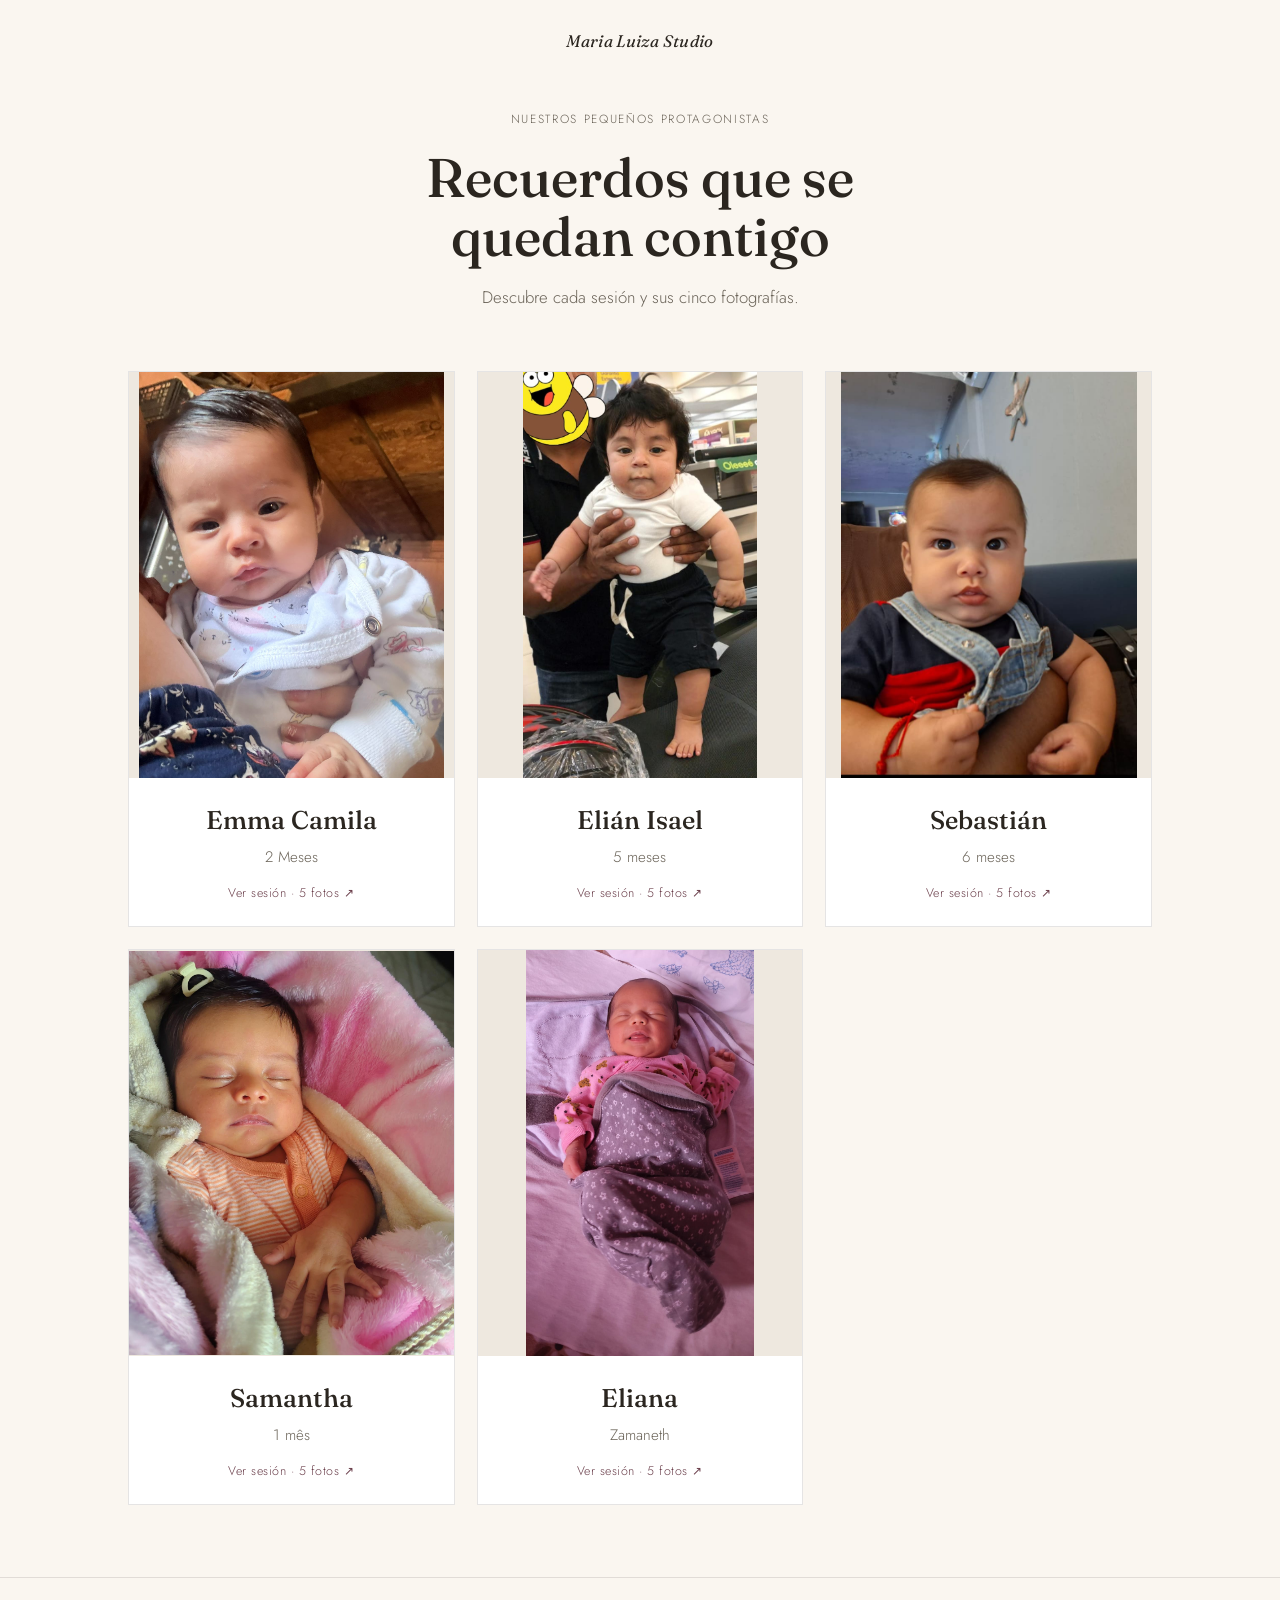
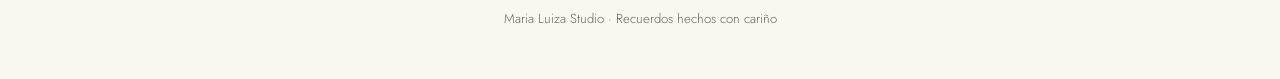
<file: index.html>
<!doctype html><html lang="es-MX"><head><meta charset="utf-8"><meta name="viewport" content="width=device-width,initial-scale=1"><title>Nuestras sesiones · Maria Luiza Studio</title><link rel="stylesheet" href="https://fonts.googleapis.com/css2?family=Fraunces:ital,wght@0,400;0,500;1,400&amp;family=Jost:wght@300;400;500&amp;display=swap"><link rel="stylesheet" href="css/style.css"><link rel="stylesheet" href="css/albuns.css"><script src="js/galeria.js" defer></script></head><body><header class="site-header wrap"><a class="brand" href="index.html">Maria Luiza Studio</a></header><main class="wrap"><section class="hero"><div class="eyebrow">NUESTROS PEQUEÑOS PROTAGONISTAS</div><h1>Recuerdos que se quedan contigo</h1><p>Descubre cada sesión y sus cinco fotografías.</p></section><div class="grid-3"><a class="theme-card has-img album-card" href="albuns/7f2da8e7194a4fa0985b66f7730ca236.html"><div class="album-cover"><img src="img/e314ecf0505045f485f4176a7873674d/capa.jpg" alt="Emma Camila" loading="lazy" decoding="async"></div><div class="theme-body"><h2>Emma Camila</h2><p>2 Meses</p><span class="view">Ver sesión · 5 fotos ↗</span></div></a><a class="theme-card has-img album-card" href="albuns/f756b97823534b418d8941df5a301c5c.html"><div class="album-cover"><img src="img/09dba6c90890426790b0f0b37a8f4ac3/capa.jpg" alt="Elián Isael" loading="lazy" decoding="async"></div><div class="theme-body"><h2>Elián Isael</h2><p>5 meses</p><span class="view">Ver sesión · 5 fotos ↗</span></div></a><a class="theme-card has-img album-card" href="albuns/521ef46cb7f748b5ba29f7e2e5f93ca0.html"><div class="album-cover"><img src="img/5187faa8fc2244afbaf9af9560975fa0/capa.jpg" alt="Sebastián" loading="lazy" decoding="async"></div><div class="theme-body"><h2>Sebastián</h2><p>6 meses</p><span class="view">Ver sesión · 5 fotos ↗</span></div></a><a class="theme-card has-img album-card" href="albuns/5c3fd8c7bb5a4463acbc1cb82303f2d9.html"><div class="album-cover"><img src="img/391c5bed2604488586edfa41ce2079a6/capa.jpg" alt="Samantha" loading="lazy" decoding="async"></div><div class="theme-body"><h2>Samantha</h2><p>1 mês</p><span class="view">Ver sesión · 5 fotos ↗</span></div></a><a class="theme-card has-img album-card" href="albuns/9d56c249c7fa4341b30390dea709aabb.html"><div class="album-cover"><img src="img/04ef75cfc3954a64898a1d939e27794a/capa.jpg" alt="Eliana" loading="lazy" decoding="async"></div><div class="theme-body"><h2>Eliana</h2><p>Zamaneth</p><span class="view">Ver sesión · 5 fotos ↗</span></div></a></div></main><footer>Maria Luiza Studio · Recuerdos hechos con cariño</footer><dialog aria-label="Foto ampliada"><button class="close" aria-label="Cerrar">×</button><button class="prev" aria-label="Foto anterior">‹</button><div class="stage"><p class="status" role="status">Cargando foto…</p><img class="original" alt=""><p class="count" aria-live="polite"></p></div><button class="next" aria-label="Foto siguiente">›</button></dialog></body></html>
</file>
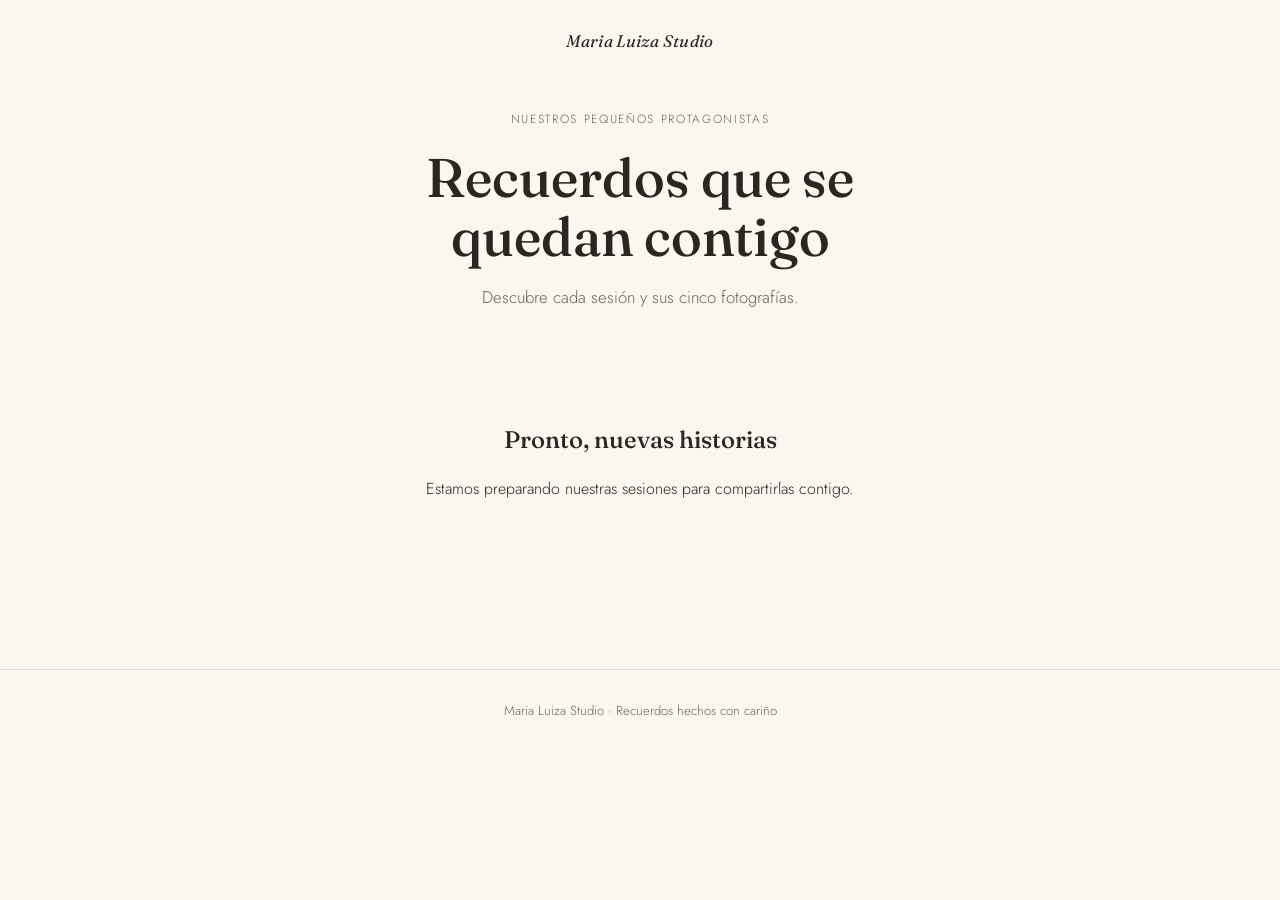
<file: provas-sociais/index.html>
<!doctype html><html lang="es-MX"><head><meta charset="utf-8"><meta name="viewport" content="width=device-width,initial-scale=1"><title>Nuestras sesiones · Maria Luiza Studio</title><link rel="stylesheet" href="https://fonts.googleapis.com/css2?family=Fraunces:ital,wght@0,400;0,500;1,400&amp;family=Jost:wght@300;400;500&amp;display=swap"><link rel="stylesheet" href="css/style.css"><link rel="stylesheet" href="css/albuns.css"><script src="js/galeria.js" defer></script></head><body><header class="site-header wrap"><a class="brand" href="index.html">Maria Luiza Studio</a></header><main class="wrap"><section class="hero"><div class="eyebrow">NUESTROS PEQUEÑOS PROTAGONISTAS</div><h1>Recuerdos que se quedan contigo</h1><p>Descubre cada sesión y sus cinco fotografías.</p></section><div class="grid-3"><div class="empty"><h2>Pronto, nuevas historias</h2><p>Estamos preparando nuestras sesiones para compartirlas contigo.</p></div></div></main><footer>Maria Luiza Studio · Recuerdos hechos con cariño</footer><dialog aria-label="Foto ampliada"><button class="close" aria-label="Cerrar">×</button><button class="prev" aria-label="Foto anterior">‹</button><div class="stage"><p class="status" role="status">Cargando foto…</p><img class="original" alt=""><p class="count" aria-live="polite"></p></div><button class="next" aria-label="Foto siguiente">›</button></dialog></body></html>
</file>
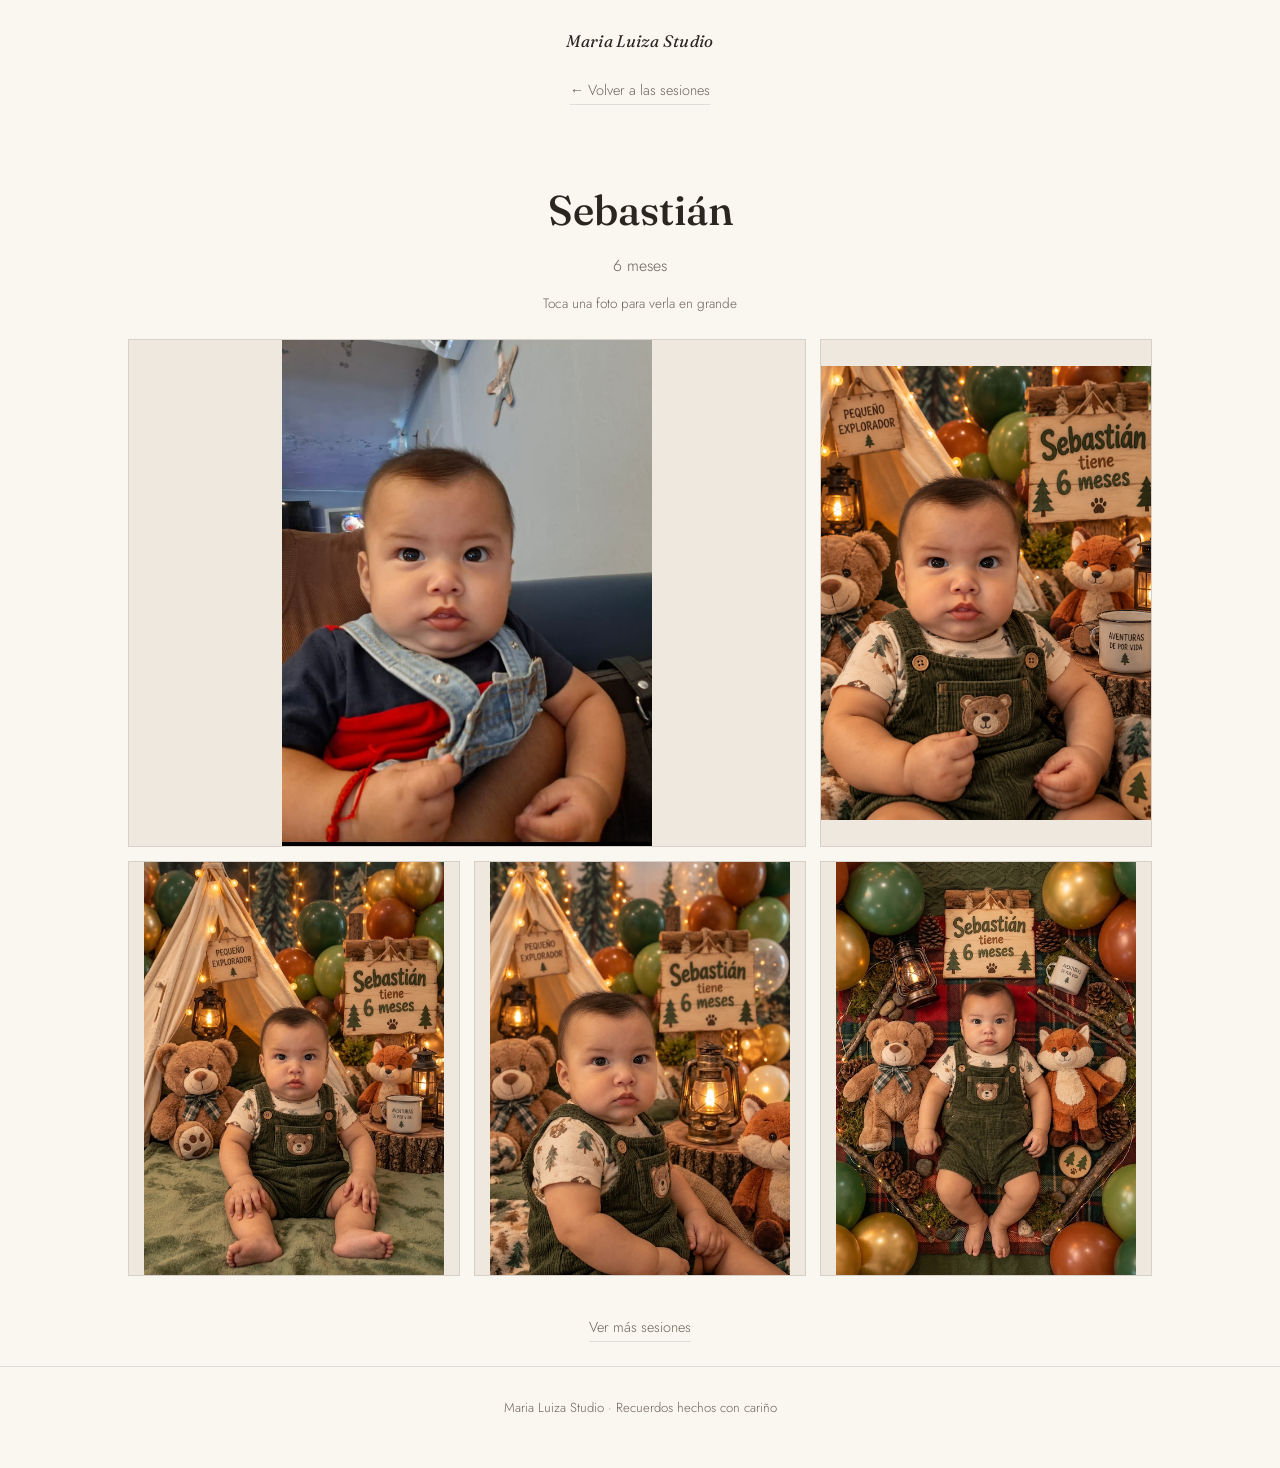
<file: albuns/521ef46cb7f748b5ba29f7e2e5f93ca0.html>
<!doctype html><html lang="es-MX"><head><meta charset="utf-8"><meta name="viewport" content="width=device-width,initial-scale=1"><title>Sebastián · Maria Luiza Studio</title><link rel="stylesheet" href="https://fonts.googleapis.com/css2?family=Fraunces:ital,wght@0,400;0,500;1,400&amp;family=Jost:wght@300;400;500&amp;display=swap"><link rel="stylesheet" href="../css/style.css"><link rel="stylesheet" href="../css/albuns.css"><script src="../js/galeria.js" defer></script></head><body><header class="site-header wrap"><a class="brand" href="../index.html">Maria Luiza Studio</a></header><main class="wrap"><a class="back-link" href="../index.html">← Volver a las sesiones</a><section class="page-title"><h1>Sebastián</h1><p>6 meses</p></section><p class="gallery-hint">Toca una foto para verla en grande</p><div class="photo-grid"><a class="photo ph-1" href="../img/5187faa8fc2244afbaf9af9560975fa0/1.jpg" aria-label="Ampliar foto 1 de Sebastián"><img src="../img/5187faa8fc2244afbaf9af9560975fa0/1.jpg" alt="Sebastián, foto 1" loading="eager" decoding="async"></a><a class="photo ph-2" href="../img/5187faa8fc2244afbaf9af9560975fa0/2.png" aria-label="Ampliar foto 2 de Sebastián"><img src="../img/5187faa8fc2244afbaf9af9560975fa0/2.png" alt="Sebastián, foto 2" loading="eager" decoding="async"></a><a class="photo ph-3" href="../img/5187faa8fc2244afbaf9af9560975fa0/3.jpg" aria-label="Ampliar foto 3 de Sebastián"><img src="../img/5187faa8fc2244afbaf9af9560975fa0/3.jpg" alt="Sebastián, foto 3" loading="lazy" decoding="async"></a><a class="photo ph-4" href="../img/5187faa8fc2244afbaf9af9560975fa0/4.jpg" aria-label="Ampliar foto 4 de Sebastián"><img src="../img/5187faa8fc2244afbaf9af9560975fa0/4.jpg" alt="Sebastián, foto 4" loading="lazy" decoding="async"></a><a class="photo ph-5" href="../img/5187faa8fc2244afbaf9af9560975fa0/5.jpg" aria-label="Ampliar foto 5 de Sebastián"><img src="../img/5187faa8fc2244afbaf9af9560975fa0/5.jpg" alt="Sebastián, foto 5" loading="lazy" decoding="async"></a></div><a class="back-link" href="../index.html">Ver más sesiones</a></main><footer>Maria Luiza Studio · Recuerdos hechos con cariño</footer><dialog aria-label="Foto ampliada"><button class="close" aria-label="Cerrar">×</button><button class="prev" aria-label="Foto anterior">‹</button><div class="stage"><p class="status" role="status">Cargando foto…</p><img class="original" alt=""><p class="count" aria-live="polite"></p></div><button class="next" aria-label="Foto siguiente">›</button></dialog></body></html>
</file>
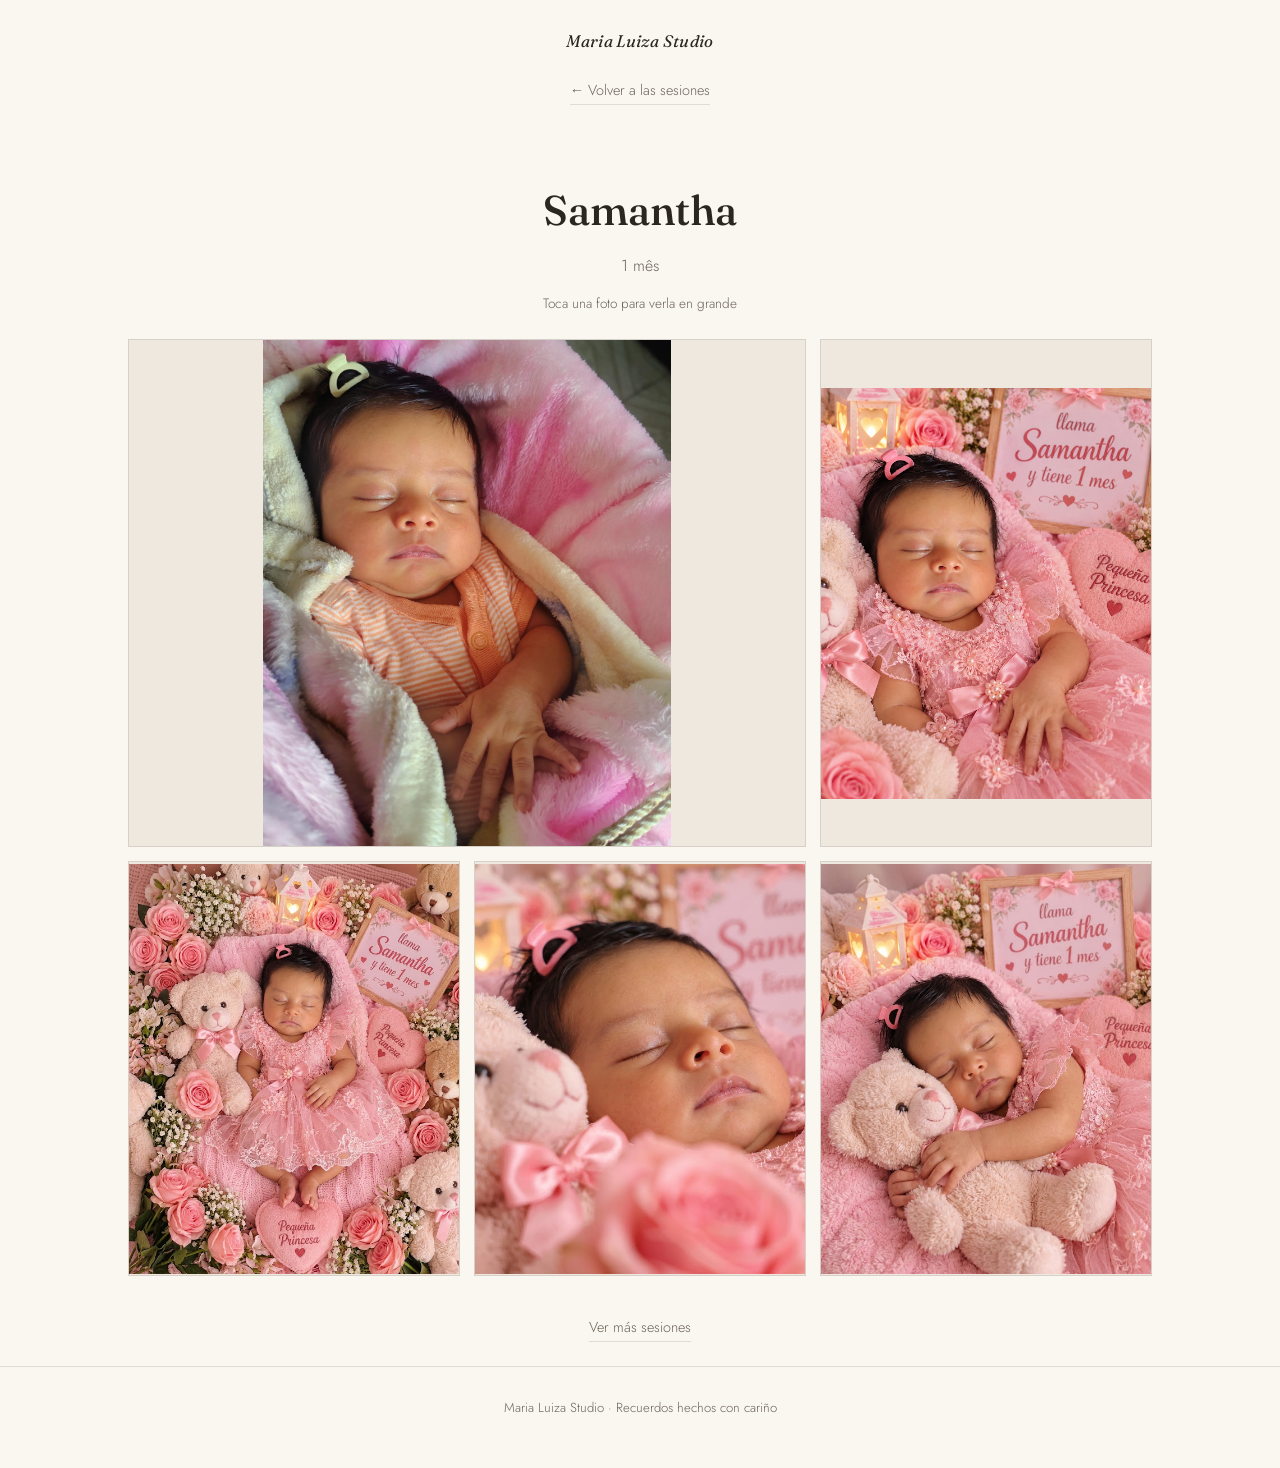
<file: albuns/5c3fd8c7bb5a4463acbc1cb82303f2d9.html>
<!doctype html><html lang="es-MX"><head><meta charset="utf-8"><meta name="viewport" content="width=device-width,initial-scale=1"><title>Samantha · Maria Luiza Studio</title><link rel="stylesheet" href="https://fonts.googleapis.com/css2?family=Fraunces:ital,wght@0,400;0,500;1,400&amp;family=Jost:wght@300;400;500&amp;display=swap"><link rel="stylesheet" href="../css/style.css"><link rel="stylesheet" href="../css/albuns.css"><script src="../js/galeria.js" defer></script></head><body><header class="site-header wrap"><a class="brand" href="../index.html">Maria Luiza Studio</a></header><main class="wrap"><a class="back-link" href="../index.html">← Volver a las sesiones</a><section class="page-title"><h1>Samantha</h1><p>1 mês</p></section><p class="gallery-hint">Toca una foto para verla en grande</p><div class="photo-grid"><a class="photo ph-1" href="../img/391c5bed2604488586edfa41ce2079a6/1.jpg" aria-label="Ampliar foto 1 de Samantha"><img src="../img/391c5bed2604488586edfa41ce2079a6/1.jpg" alt="Samantha, foto 1" loading="eager" decoding="async"></a><a class="photo ph-2" href="../img/391c5bed2604488586edfa41ce2079a6/2.png" aria-label="Ampliar foto 2 de Samantha"><img src="../img/391c5bed2604488586edfa41ce2079a6/2.png" alt="Samantha, foto 2" loading="eager" decoding="async"></a><a class="photo ph-3" href="../img/391c5bed2604488586edfa41ce2079a6/3.jpg" aria-label="Ampliar foto 3 de Samantha"><img src="../img/391c5bed2604488586edfa41ce2079a6/3.jpg" alt="Samantha, foto 3" loading="lazy" decoding="async"></a><a class="photo ph-4" href="../img/391c5bed2604488586edfa41ce2079a6/4.jpg" aria-label="Ampliar foto 4 de Samantha"><img src="../img/391c5bed2604488586edfa41ce2079a6/4.jpg" alt="Samantha, foto 4" loading="lazy" decoding="async"></a><a class="photo ph-5" href="../img/391c5bed2604488586edfa41ce2079a6/5.jpg" aria-label="Ampliar foto 5 de Samantha"><img src="../img/391c5bed2604488586edfa41ce2079a6/5.jpg" alt="Samantha, foto 5" loading="lazy" decoding="async"></a></div><a class="back-link" href="../index.html">Ver más sesiones</a></main><footer>Maria Luiza Studio · Recuerdos hechos con cariño</footer><dialog aria-label="Foto ampliada"><button class="close" aria-label="Cerrar">×</button><button class="prev" aria-label="Foto anterior">‹</button><div class="stage"><p class="status" role="status">Cargando foto…</p><img class="original" alt=""><p class="count" aria-live="polite"></p></div><button class="next" aria-label="Foto siguiente">›</button></dialog></body></html>
</file>
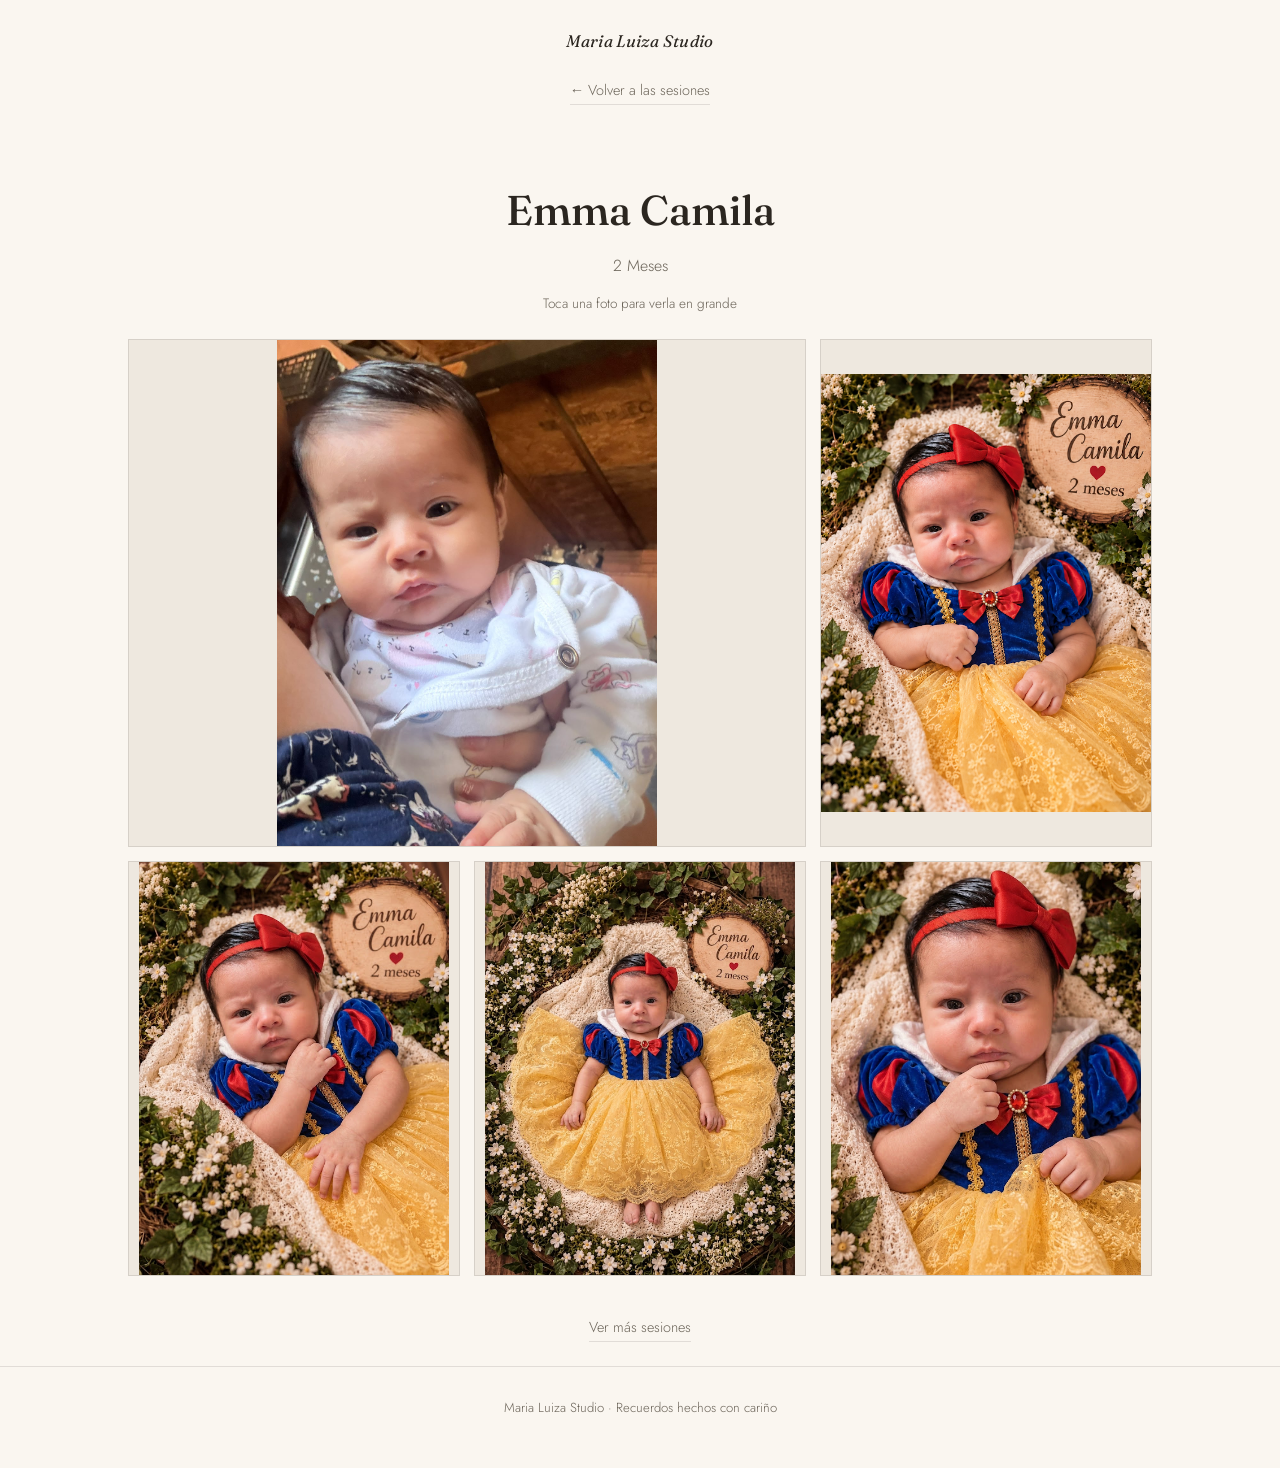
<file: albuns/7f2da8e7194a4fa0985b66f7730ca236.html>
<!doctype html><html lang="es-MX"><head><meta charset="utf-8"><meta name="viewport" content="width=device-width,initial-scale=1"><title>Emma Camila · Maria Luiza Studio</title><link rel="stylesheet" href="https://fonts.googleapis.com/css2?family=Fraunces:ital,wght@0,400;0,500;1,400&amp;family=Jost:wght@300;400;500&amp;display=swap"><link rel="stylesheet" href="../css/style.css"><link rel="stylesheet" href="../css/albuns.css"><script src="../js/galeria.js" defer></script></head><body><header class="site-header wrap"><a class="brand" href="../index.html">Maria Luiza Studio</a></header><main class="wrap"><a class="back-link" href="../index.html">← Volver a las sesiones</a><section class="page-title"><h1>Emma Camila</h1><p>2 Meses</p></section><p class="gallery-hint">Toca una foto para verla en grande</p><div class="photo-grid"><a class="photo ph-1" href="../img/e314ecf0505045f485f4176a7873674d/1.jpg" aria-label="Ampliar foto 1 de Emma Camila"><img src="../img/e314ecf0505045f485f4176a7873674d/1.jpg" alt="Emma Camila, foto 1" loading="eager" decoding="async"></a><a class="photo ph-2" href="../img/e314ecf0505045f485f4176a7873674d/2.png" aria-label="Ampliar foto 2 de Emma Camila"><img src="../img/e314ecf0505045f485f4176a7873674d/2.png" alt="Emma Camila, foto 2" loading="eager" decoding="async"></a><a class="photo ph-3" href="../img/e314ecf0505045f485f4176a7873674d/3.jpg" aria-label="Ampliar foto 3 de Emma Camila"><img src="../img/e314ecf0505045f485f4176a7873674d/3.jpg" alt="Emma Camila, foto 3" loading="lazy" decoding="async"></a><a class="photo ph-4" href="../img/e314ecf0505045f485f4176a7873674d/4.jpg" aria-label="Ampliar foto 4 de Emma Camila"><img src="../img/e314ecf0505045f485f4176a7873674d/4.jpg" alt="Emma Camila, foto 4" loading="lazy" decoding="async"></a><a class="photo ph-5" href="../img/e314ecf0505045f485f4176a7873674d/5.jpg" aria-label="Ampliar foto 5 de Emma Camila"><img src="../img/e314ecf0505045f485f4176a7873674d/5.jpg" alt="Emma Camila, foto 5" loading="lazy" decoding="async"></a></div><a class="back-link" href="../index.html">Ver más sesiones</a></main><footer>Maria Luiza Studio · Recuerdos hechos con cariño</footer><dialog aria-label="Foto ampliada"><button class="close" aria-label="Cerrar">×</button><button class="prev" aria-label="Foto anterior">‹</button><div class="stage"><p class="status" role="status">Cargando foto…</p><img class="original" alt=""><p class="count" aria-live="polite"></p></div><button class="next" aria-label="Foto siguiente">›</button></dialog></body></html>
</file>
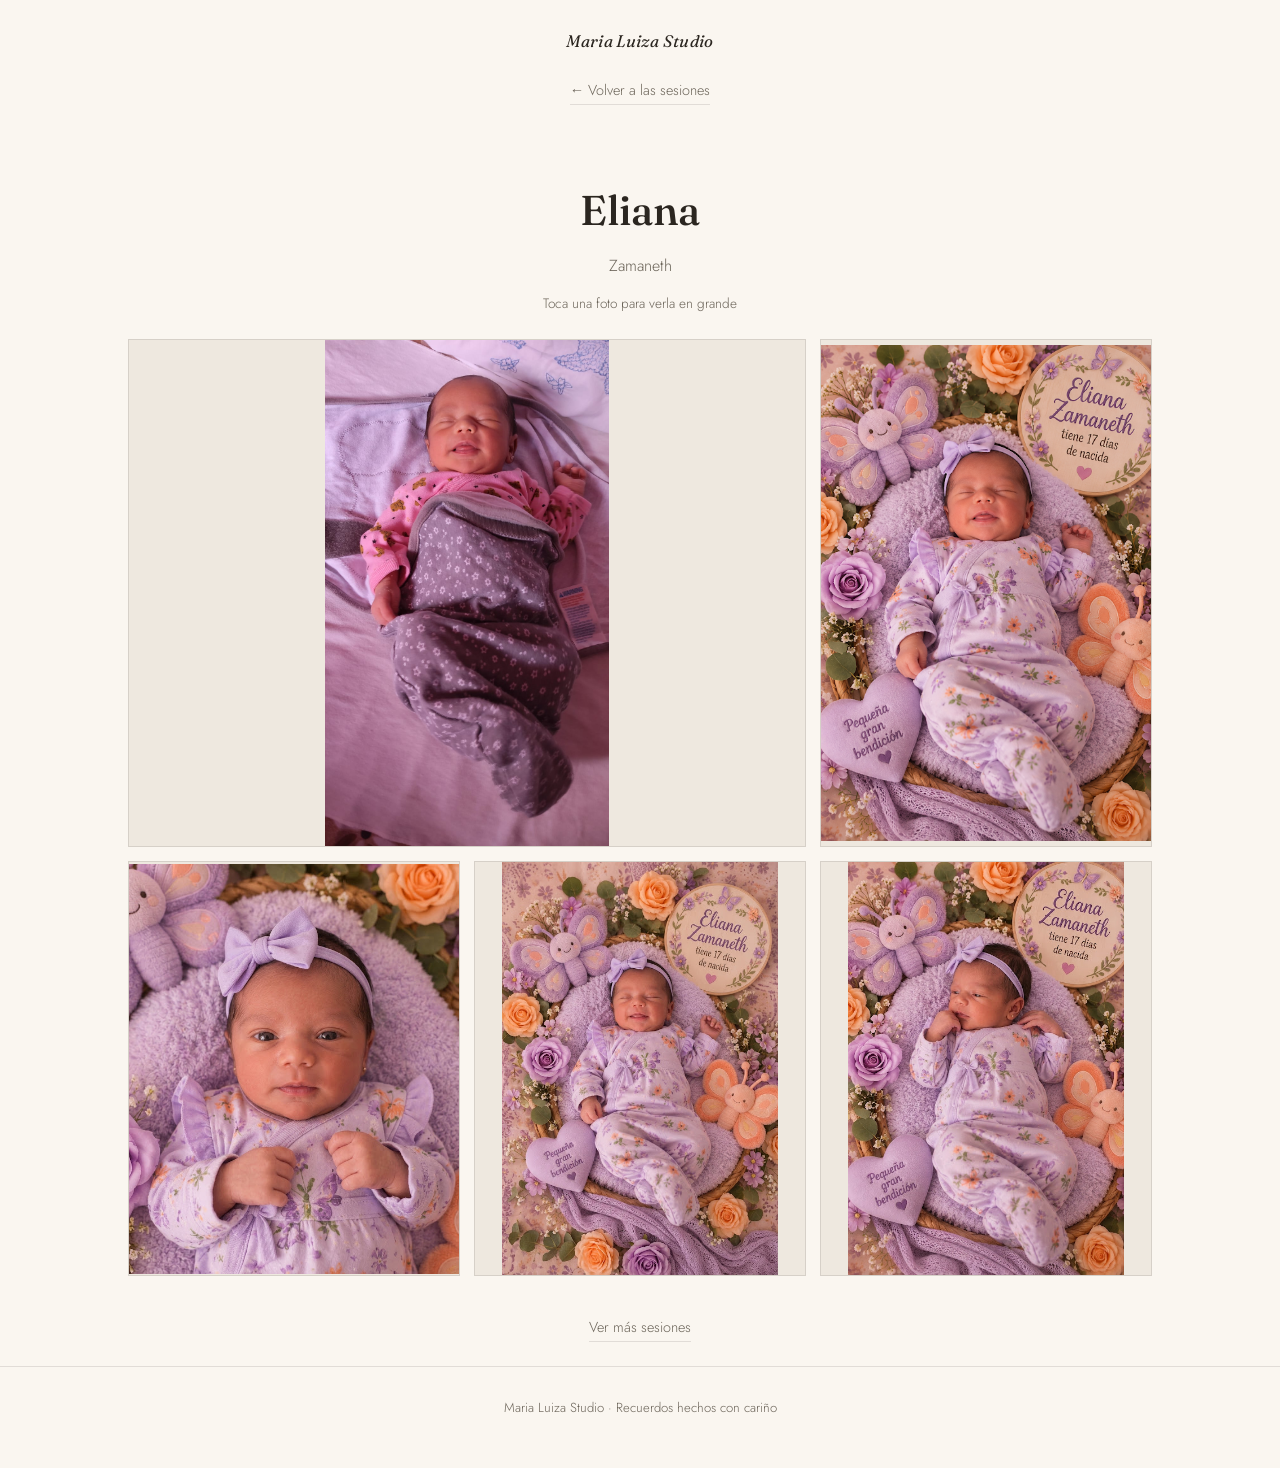
<file: albuns/9d56c249c7fa4341b30390dea709aabb.html>
<!doctype html><html lang="es-MX"><head><meta charset="utf-8"><meta name="viewport" content="width=device-width,initial-scale=1"><title>Eliana · Maria Luiza Studio</title><link rel="stylesheet" href="https://fonts.googleapis.com/css2?family=Fraunces:ital,wght@0,400;0,500;1,400&amp;family=Jost:wght@300;400;500&amp;display=swap"><link rel="stylesheet" href="../css/style.css"><link rel="stylesheet" href="../css/albuns.css"><script src="../js/galeria.js" defer></script></head><body><header class="site-header wrap"><a class="brand" href="../index.html">Maria Luiza Studio</a></header><main class="wrap"><a class="back-link" href="../index.html">← Volver a las sesiones</a><section class="page-title"><h1>Eliana</h1><p>Zamaneth</p></section><p class="gallery-hint">Toca una foto para verla en grande</p><div class="photo-grid"><a class="photo ph-1" href="../img/04ef75cfc3954a64898a1d939e27794a/1.jpg" aria-label="Ampliar foto 1 de Eliana"><img src="../img/04ef75cfc3954a64898a1d939e27794a/1.jpg" alt="Eliana, foto 1" loading="eager" decoding="async"></a><a class="photo ph-2" href="../img/04ef75cfc3954a64898a1d939e27794a/2.png" aria-label="Ampliar foto 2 de Eliana"><img src="../img/04ef75cfc3954a64898a1d939e27794a/2.png" alt="Eliana, foto 2" loading="eager" decoding="async"></a><a class="photo ph-3" href="../img/04ef75cfc3954a64898a1d939e27794a/3.jpg" aria-label="Ampliar foto 3 de Eliana"><img src="../img/04ef75cfc3954a64898a1d939e27794a/3.jpg" alt="Eliana, foto 3" loading="lazy" decoding="async"></a><a class="photo ph-4" href="../img/04ef75cfc3954a64898a1d939e27794a/4.jpg" aria-label="Ampliar foto 4 de Eliana"><img src="../img/04ef75cfc3954a64898a1d939e27794a/4.jpg" alt="Eliana, foto 4" loading="lazy" decoding="async"></a><a class="photo ph-5" href="../img/04ef75cfc3954a64898a1d939e27794a/5.jpg" aria-label="Ampliar foto 5 de Eliana"><img src="../img/04ef75cfc3954a64898a1d939e27794a/5.jpg" alt="Eliana, foto 5" loading="lazy" decoding="async"></a></div><a class="back-link" href="../index.html">Ver más sesiones</a></main><footer>Maria Luiza Studio · Recuerdos hechos con cariño</footer><dialog aria-label="Foto ampliada"><button class="close" aria-label="Cerrar">×</button><button class="prev" aria-label="Foto anterior">‹</button><div class="stage"><p class="status" role="status">Cargando foto…</p><img class="original" alt=""><p class="count" aria-live="polite"></p></div><button class="next" aria-label="Foto siguiente">›</button></dialog></body></html>
</file>
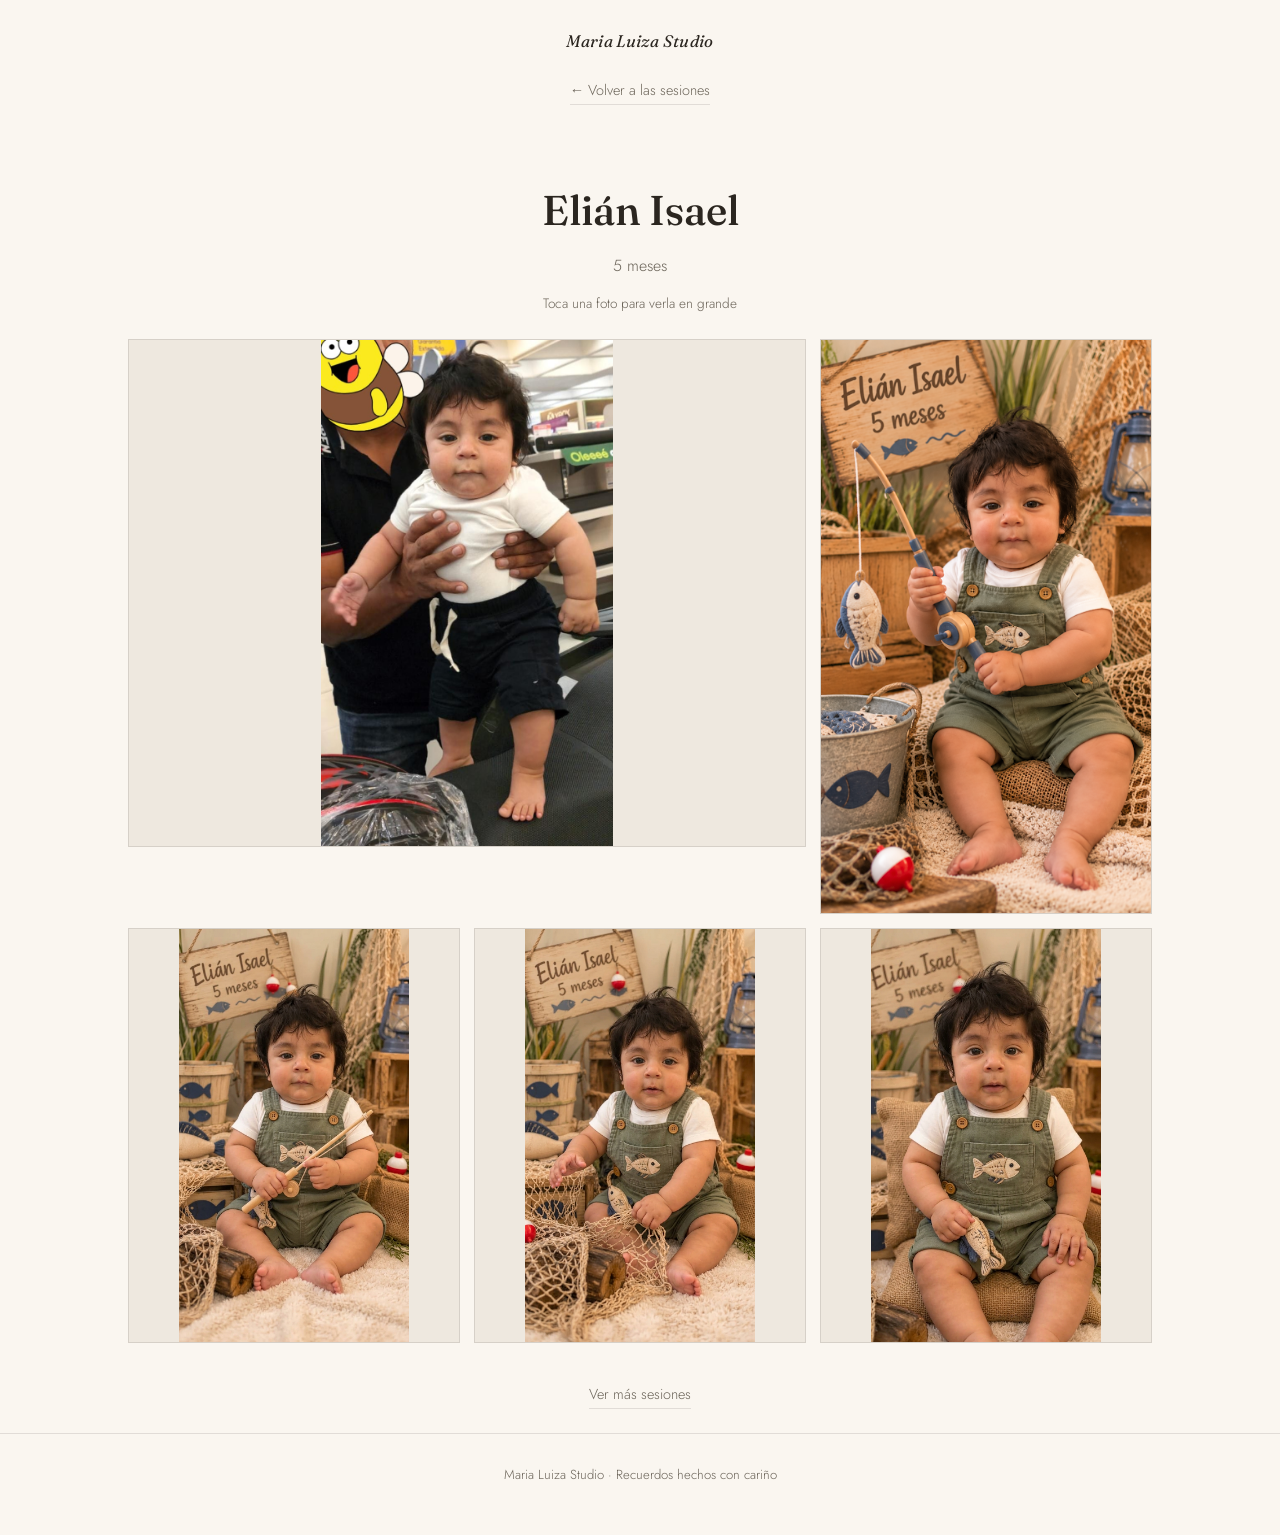
<file: albuns/f756b97823534b418d8941df5a301c5c.html>
<!doctype html><html lang="es-MX"><head><meta charset="utf-8"><meta name="viewport" content="width=device-width,initial-scale=1"><title>Elián Isael · Maria Luiza Studio</title><link rel="stylesheet" href="https://fonts.googleapis.com/css2?family=Fraunces:ital,wght@0,400;0,500;1,400&amp;family=Jost:wght@300;400;500&amp;display=swap"><link rel="stylesheet" href="../css/style.css"><link rel="stylesheet" href="../css/albuns.css"><script src="../js/galeria.js" defer></script></head><body><header class="site-header wrap"><a class="brand" href="../index.html">Maria Luiza Studio</a></header><main class="wrap"><a class="back-link" href="../index.html">← Volver a las sesiones</a><section class="page-title"><h1>Elián Isael</h1><p>5 meses</p></section><p class="gallery-hint">Toca una foto para verla en grande</p><div class="photo-grid"><a class="photo ph-1" href="../img/09dba6c90890426790b0f0b37a8f4ac3/1.jpg" aria-label="Ampliar foto 1 de Elián Isael"><img src="../img/09dba6c90890426790b0f0b37a8f4ac3/1.jpg" alt="Elián Isael, foto 1" loading="eager" decoding="async"></a><a class="photo ph-2" href="../img/09dba6c90890426790b0f0b37a8f4ac3/2.png" aria-label="Ampliar foto 2 de Elián Isael"><img src="../img/09dba6c90890426790b0f0b37a8f4ac3/2.png" alt="Elián Isael, foto 2" loading="eager" decoding="async"></a><a class="photo ph-3" href="../img/09dba6c90890426790b0f0b37a8f4ac3/3.png" aria-label="Ampliar foto 3 de Elián Isael"><img src="../img/09dba6c90890426790b0f0b37a8f4ac3/3.png" alt="Elián Isael, foto 3" loading="lazy" decoding="async"></a><a class="photo ph-4" href="../img/09dba6c90890426790b0f0b37a8f4ac3/4.png" aria-label="Ampliar foto 4 de Elián Isael"><img src="../img/09dba6c90890426790b0f0b37a8f4ac3/4.png" alt="Elián Isael, foto 4" loading="lazy" decoding="async"></a><a class="photo ph-5" href="../img/09dba6c90890426790b0f0b37a8f4ac3/5.png" aria-label="Ampliar foto 5 de Elián Isael"><img src="../img/09dba6c90890426790b0f0b37a8f4ac3/5.png" alt="Elián Isael, foto 5" loading="lazy" decoding="async"></a></div><a class="back-link" href="../index.html">Ver más sesiones</a></main><footer>Maria Luiza Studio · Recuerdos hechos con cariño</footer><dialog aria-label="Foto ampliada"><button class="close" aria-label="Cerrar">×</button><button class="prev" aria-label="Foto anterior">‹</button><div class="stage"><p class="status" role="status">Cargando foto…</p><img class="original" alt=""><p class="count" aria-live="polite"></p></div><button class="next" aria-label="Foto siguiente">›</button></dialog></body></html>
</file>
<file: css/style.css>
:root{
  --bg: #FAF6F0;
  --ink: #2B2620;
  --ink-soft: #6b6459;
  --card: #FFFFFF;
  --plum: #6B3F4B;
  --honey: #C9A15A;
  --sage: #8A9A7E;
  --teal: #3D6B6B;
  --line: rgba(43,38,32,0.12);
  --accent: var(--plum);
}

*{ box-sizing: border-box; }

html{ scroll-behavior: smooth; }

body{
  margin:0;
  background: var(--bg);
  color: var(--ink);
  font-family: 'Jost', sans-serif;
  font-weight: 300;
  line-height: 1.6;
  -webkit-font-smoothing: antialiased;
}

body.lb-open{ overflow: hidden; }

h1, h2, h3{
  font-family: 'Fraunces', serif;
  font-weight: 500;
  margin: 0;
  color: var(--ink);
}

a{ color: inherit; text-decoration: none; }

img{ max-width: 100%; display:block; }

.wrap{
  max-width: 1080px;
  margin: 0 auto;
  padding: 0 28px;
}

/* ---------- Cabeçalho / breadcrumb ---------- */
.site-header{
  padding-top: 28px;
  text-align: center;
}

.brand{
  font-family: 'Fraunces', serif;
  font-style: italic;
  font-weight: 400;
  font-size: 1.05rem;
  letter-spacing: 0.02em;
}

.crumbs{
  margin-top: 22px;
  font-size: 0.85rem;
  color: var(--ink-soft);
  padding-bottom: 18px;
  border-bottom: 1px solid var(--line);
  text-align: center;
}
.crumbs a{ color: var(--ink-soft); }
.crumbs a:hover{ color: var(--accent); }
.crumbs .sep{ margin: 0 8px; opacity: 0.5; }
.crumbs .current{ color: var(--ink); }

/* ---------- Títulos ---------- */
.hero{
  padding-top: 64px;
  padding-bottom: 40px;
  text-align: center;
}
.hero h1{
  font-size: clamp(2.1rem, 5vw, 3.4rem);
  max-width: 14ch;
  line-height: 1.08;
  margin: 0 auto;
}
.hero p{
  margin: 18px auto 0;
  max-width: 46ch;
  color: var(--ink-soft);
  font-size: 1.05rem;
}

.page-title{
  padding-top: 48px;
  padding-bottom: 8px;
  text-align: center;
}
.page-title h1{
  font-size: clamp(1.8rem, 4vw, 2.6rem);
}
.page-title p{
  margin: 10px auto 0;
  color: var(--ink-soft);
  max-width: 50ch;
}

/* ---------- Cards de idade (início) ---------- */
.grid-2{
  display: grid;
  grid-template-columns: 1fr 1fr;
  gap: 22px;
  padding: 20px 0 72px;
}
@media (max-width: 700px){
  .grid-2{ grid-template-columns: 1fr; }
}

/* foto limpa em cima, nome embaixo (a capa é 1000 x 600 px, proporção 5:3) */
.age-card{
  display: flex;
  flex-direction: column;
  background: var(--card);
  border: 1px solid var(--line);
  overflow: hidden;
  text-align: center;
  transition: border-color 0.3s ease, transform 0.35s ease;
}
.age-card:hover{
  border-color: var(--card-color, var(--plum));
  transform: translateY(-4px);
}
.age-media{
  aspect-ratio: 5 / 3;
  overflow: hidden;
  background: var(--card-color, var(--plum));   /* aparece quando ainda não há capa */
}
.age-media img{
  width: 100%;
  height: 100%;
  object-fit: cover;
  transition: transform 0.6s ease;
}
.age-card:hover .age-media img{ transform: scale(1.04); }

.age-body{
  padding: 22px 24px 26px;
  border-top: 3px solid var(--card-color, var(--plum));
}
.age-card .eyebrow{
  font-size: 0.78rem;
  color: var(--ink-soft);
  margin-bottom: 4px;
}
.age-card h2{ font-size: 1.4rem; }

/* ---------- Cards de tema ---------- */
.grid-3{
  display: grid;
  grid-template-columns: repeat(3, 1fr);
  gap: 22px;
  padding: 20px 0 72px;
}
@media (max-width: 820px){
  .grid-3{ grid-template-columns: 1fr; }
}

.theme-card{
  display: flex;
  flex-direction: column;
  background: var(--card);
  border: 1px solid var(--line);
  overflow: hidden;
  text-align: center;
  transition: border-color 0.3s ease, transform 0.3s ease;
}
.theme-card:hover{
  border-color: var(--card-color, var(--plum));
  transform: translateY(-3px);
}
.theme-thumb{
  aspect-ratio: 4 / 3;
  overflow: hidden;
  background: color-mix(in srgb, var(--card-color, var(--plum)) 14%, #fff);
}
.theme-thumb img{
  width: 100%;
  height: 100%;
  object-fit: cover;
  transition: transform 0.6s ease;
}
.theme-card:hover .theme-thumb img{ transform: scale(1.04); }

.theme-body{
  padding: 26px 24px 30px;
  display: flex;
  flex-direction: column;
  align-items: center;
  flex: 1;
}
.theme-card:not(.has-img) .theme-body{
  min-height: 190px;
  justify-content: center;
}
.theme-card .tag{
  display: inline-block;
  width: 34px;
  height: 3px;
  background: var(--card-color, var(--plum));
  margin-bottom: 16px;
}
.theme-card h2{ font-size: 1.35rem; }
.theme-card p{
  margin: 10px 0 0;
  color: var(--ink-soft);
  font-size: 0.95rem;
}

/* ---------- Galeria ---------- */
.gallery-hint{
  text-align: center;
  color: var(--ink-soft);
  font-size: 0.85rem;
  margin: 6px 0 14px;
}

.gallery{
  display: grid;
  grid-template-columns: repeat(6, 1fr);
  grid-auto-rows: 130px;
  gap: 14px;
  padding: 12px 0 20px;
}
.ph{
  background: linear-gradient(155deg,
    color-mix(in srgb, var(--card-color, var(--plum)) 18%, #fff),
    color-mix(in srgb, var(--card-color, var(--plum)) 6%, #fff));
  border: 1px solid var(--line);
  display: flex;
  align-items: center;
  justify-content: center;
  color: var(--ink-soft);
  font-size: 0.8rem;
  letter-spacing: 0.02em;
  overflow: hidden;
}
.ph img{
  width: 100%;
  height: 100%;
  object-fit: cover;
  transition: transform 0.5s ease;
}
a.ph{ cursor: zoom-in; }
a.ph:hover img{ transform: scale(1.04); }
a.ph:focus-visible{
  outline: 2px solid var(--card-color, var(--plum));
  outline-offset: 3px;
}
.ph-1{ grid-column: span 4; grid-row: span 2; }
.ph-2{ grid-column: span 2; grid-row: span 2; }
.ph-3{ grid-column: span 2; grid-row: span 1; }
.ph-4{ grid-column: span 2; grid-row: span 1; }
.ph-5{ grid-column: span 2; grid-row: span 1; }
@media (max-width: 760px){
  .gallery{ grid-template-columns: repeat(2, 1fr); grid-auto-rows: 160px; }
  .ph-1{ grid-column: span 2; grid-row: span 2; }
  .ph-2{ grid-column: span 2; grid-row: span 2; }
  .ph-3, .ph-4, .ph-5{ grid-column: span 1; grid-row: span 1; }
}

.back-link{
  display: block;
  width: fit-content;
  margin: 28px auto 60px;
  font-size: 0.9rem;
  color: var(--ink-soft);
  border-bottom: 1px solid var(--line);
  padding-bottom: 2px;
  text-align: center;
}
.back-link:hover{ color: var(--accent); }

footer{
  padding: 30px 0 50px;
  color: var(--ink-soft);
  font-size: 0.82rem;
  border-top: 1px solid var(--line);
  text-align: center;
}

/* ---------- Foto ampliada (lightbox) ---------- */
.lb{
  position: fixed;
  inset: 0;
  z-index: 100;
  background: #12100c;
  display: none;
  align-items: center;
  justify-content: center;
}
.lb.open{ display: flex; }

.lb-stage{
  position: relative;
  width: 100%;
  height: 100%;
  padding: 56px 64px;
  display: flex;
  align-items: center;
  justify-content: center;
}
.lb-img{
  max-width: 100%;
  max-height: 100%;
  object-fit: contain;
  opacity: 0;
  transition: opacity 0.25s ease;
}
.lb-img.ready{ opacity: 1; }

.lb-status{
  position: absolute;
  color: #fff;
  font-size: 0.9rem;
  opacity: 0.8;
}
.lb-status[hidden]{ display: none; }

.lb-count{
  position: absolute;
  top: 18px;
  left: 0;
  right: 0;
  text-align: center;
  color: #fff;
  font-size: 0.85rem;
  opacity: 0.8;
  pointer-events: none;
}

.lb-btn{
  position: absolute;
  width: 48px;
  height: 48px;
  display: flex;
  align-items: center;
  justify-content: center;
  background: none;
  border: 0;
  color: #fff;
  cursor: pointer;
  opacity: 0.85;
}
.lb-btn:hover{ opacity: 1; }
.lb-btn[hidden]{ display: none; }
.lb-btn:focus-visible{ outline: 2px solid #fff; outline-offset: -4px; }
.lb-close{ top: 8px; right: 8px; }
.lb-prev{ left: 8px; top: 50%; transform: translateY(-50%); }
.lb-next{ right: 8px; top: 50%; transform: translateY(-50%); }

@media (max-width: 640px){
  .lb-stage{ padding: 56px 8px; }
}
</file>
<file: css/albuns.css>
.eyebrow{font-family:Jost,system-ui,sans-serif;letter-spacing:.14em;font-size:.74rem;color:#6b6459;margin-bottom:20px}.hero{padding-top:55px}.album-cover{aspect-ratio:4/5;background:#eee8df;overflow:hidden}.album-cover img{width:100%;height:100%;object-fit:contain}.album-card .theme-body{padding:22px}.album-card h2{font-size:1.6rem}.album-card .theme-body p{margin:4px 0 15px}.view{font-size:.78rem;letter-spacing:.04em;color:#6B3F4B}.empty{grid-column:1/-1;text-align:center;padding:50px 20px 80px}.back-link{margin:24px auto}.photo-grid{display:grid;grid-template-columns:repeat(6,minmax(0,1fr));gap:14px;margin:24px 0 40px}.photo{display:flex;align-items:center;justify-content:center;min-height:0;background:#eee8df;cursor:zoom-in;overflow:hidden;border:1px solid var(--line)}.photo img{width:100%;height:100%;object-fit:contain}.photo.ph-1{aspect-ratio:4/3;grid-column:span 4;grid-row:span 2}.photo.ph-2{grid-column:span 2;grid-row:span 2}.photo.ph-3,.photo.ph-4,.photo.ph-5{aspect-ratio:4/5;grid-column:span 2;grid-row:span 1}dialog{position:fixed;inset:0;width:100vw;height:100dvh;max-width:none;max-height:none;margin:0;padding:54px 60px 35px;border:0;background:#151515;color:#fff}dialog::backdrop{background:#151515}.stage{height:100%;display:flex;flex-direction:column;align-items:center;justify-content:center}.original{max-width:100%;max-height:calc(100dvh - 125px);object-fit:contain}.count,.status{font:14px system-ui;text-align:center}.close,.prev,.next{position:absolute;border:0;background:#333;color:white;width:44px;height:44px;border-radius:50%;cursor:pointer;font:28px system-ui}.close{top:8px;right:10px}.prev{left:8px;top:48%}.next{right:8px;top:48%}a:focus-visible,button:focus-visible{outline:3px solid #B48A55;outline-offset:3px}@media(max-width:760px){.photo-grid{grid-template-columns:repeat(2,minmax(0,1fr))}.photo.ph-1,.photo.ph-2{grid-column:span 2;grid-row:auto;aspect-ratio:4/5}.photo.ph-3,.photo.ph-4{grid-column:span 1;grid-row:auto}.photo.ph-5{grid-column:span 2;grid-row:auto;aspect-ratio:4/5}dialog{padding:56px 8px 55px}.prev,.next{top:auto;bottom:8px}.prev{left:calc(50% - 60px)}.next{right:calc(50% - 60px)}}
</file>
<file: provas-sociais/css/style.css>
:root{
  --bg: #FAF6F0;
  --ink: #2B2620;
  --ink-soft: #6b6459;
  --card: #FFFFFF;
  --plum: #6B3F4B;
  --honey: #C9A15A;
  --sage: #8A9A7E;
  --teal: #3D6B6B;
  --line: rgba(43,38,32,0.12);
  --accent: var(--plum);
}

*{ box-sizing: border-box; }

html{ scroll-behavior: smooth; }

body{
  margin:0;
  background: var(--bg);
  color: var(--ink);
  font-family: 'Jost', sans-serif;
  font-weight: 300;
  line-height: 1.6;
  -webkit-font-smoothing: antialiased;
}

body.lb-open{ overflow: hidden; }

h1, h2, h3{
  font-family: 'Fraunces', serif;
  font-weight: 500;
  margin: 0;
  color: var(--ink);
}

a{ color: inherit; text-decoration: none; }

img{ max-width: 100%; display:block; }

.wrap{
  max-width: 1080px;
  margin: 0 auto;
  padding: 0 28px;
}

/* ---------- Cabeçalho / breadcrumb ---------- */
.site-header{
  padding-top: 28px;
  text-align: center;
}

.brand{
  font-family: 'Fraunces', serif;
  font-style: italic;
  font-weight: 400;
  font-size: 1.05rem;
  letter-spacing: 0.02em;
}

.crumbs{
  margin-top: 22px;
  font-size: 0.85rem;
  color: var(--ink-soft);
  padding-bottom: 18px;
  border-bottom: 1px solid var(--line);
  text-align: center;
}
.crumbs a{ color: var(--ink-soft); }
.crumbs a:hover{ color: var(--accent); }
.crumbs .sep{ margin: 0 8px; opacity: 0.5; }
.crumbs .current{ color: var(--ink); }

/* ---------- Títulos ---------- */
.hero{
  padding-top: 64px;
  padding-bottom: 40px;
  text-align: center;
}
.hero h1{
  font-size: clamp(2.1rem, 5vw, 3.4rem);
  max-width: 14ch;
  line-height: 1.08;
  margin: 0 auto;
}
.hero p{
  margin: 18px auto 0;
  max-width: 46ch;
  color: var(--ink-soft);
  font-size: 1.05rem;
}

.page-title{
  padding-top: 48px;
  padding-bottom: 8px;
  text-align: center;
}
.page-title h1{
  font-size: clamp(1.8rem, 4vw, 2.6rem);
}
.page-title p{
  margin: 10px auto 0;
  color: var(--ink-soft);
  max-width: 50ch;
}

/* ---------- Cards de idade (início) ---------- */
.grid-2{
  display: grid;
  grid-template-columns: 1fr 1fr;
  gap: 22px;
  padding: 20px 0 72px;
}
@media (max-width: 700px){
  .grid-2{ grid-template-columns: 1fr; }
}

/* foto limpa em cima, nome embaixo (a capa é 1000 x 600 px, proporção 5:3) */
.age-card{
  display: flex;
  flex-direction: column;
  background: var(--card);
  border: 1px solid var(--line);
  overflow: hidden;
  text-align: center;
  transition: border-color 0.3s ease, transform 0.35s ease;
}
.age-card:hover{
  border-color: var(--card-color, var(--plum));
  transform: translateY(-4px);
}
.age-media{
  aspect-ratio: 5 / 3;
  overflow: hidden;
  background: var(--card-color, var(--plum));   /* aparece quando ainda não há capa */
}
.age-media img{
  width: 100%;
  height: 100%;
  object-fit: cover;
  transition: transform 0.6s ease;
}
.age-card:hover .age-media img{ transform: scale(1.04); }

.age-body{
  padding: 22px 24px 26px;
  border-top: 3px solid var(--card-color, var(--plum));
}
.age-card .eyebrow{
  font-size: 0.78rem;
  color: var(--ink-soft);
  margin-bottom: 4px;
}
.age-card h2{ font-size: 1.4rem; }

/* ---------- Cards de tema ---------- */
.grid-3{
  display: grid;
  grid-template-columns: repeat(3, 1fr);
  gap: 22px;
  padding: 20px 0 72px;
}
@media (max-width: 820px){
  .grid-3{ grid-template-columns: 1fr; }
}

.theme-card{
  display: flex;
  flex-direction: column;
  background: var(--card);
  border: 1px solid var(--line);
  overflow: hidden;
  text-align: center;
  transition: border-color 0.3s ease, transform 0.3s ease;
}
.theme-card:hover{
  border-color: var(--card-color, var(--plum));
  transform: translateY(-3px);
}
.theme-thumb{
  aspect-ratio: 4 / 3;
  overflow: hidden;
  background: color-mix(in srgb, var(--card-color, var(--plum)) 14%, #fff);
}
.theme-thumb img{
  width: 100%;
  height: 100%;
  object-fit: cover;
  transition: transform 0.6s ease;
}
.theme-card:hover .theme-thumb img{ transform: scale(1.04); }

.theme-body{
  padding: 26px 24px 30px;
  display: flex;
  flex-direction: column;
  align-items: center;
  flex: 1;
}
.theme-card:not(.has-img) .theme-body{
  min-height: 190px;
  justify-content: center;
}
.theme-card .tag{
  display: inline-block;
  width: 34px;
  height: 3px;
  background: var(--card-color, var(--plum));
  margin-bottom: 16px;
}
.theme-card h2{ font-size: 1.35rem; }
.theme-card p{
  margin: 10px 0 0;
  color: var(--ink-soft);
  font-size: 0.95rem;
}

/* ---------- Galeria ---------- */
.gallery-hint{
  text-align: center;
  color: var(--ink-soft);
  font-size: 0.85rem;
  margin: 6px 0 14px;
}

.gallery{
  display: grid;
  grid-template-columns: repeat(6, 1fr);
  grid-auto-rows: 130px;
  gap: 14px;
  padding: 12px 0 20px;
}
.ph{
  background: linear-gradient(155deg,
    color-mix(in srgb, var(--card-color, var(--plum)) 18%, #fff),
    color-mix(in srgb, var(--card-color, var(--plum)) 6%, #fff));
  border: 1px solid var(--line);
  display: flex;
  align-items: center;
  justify-content: center;
  color: var(--ink-soft);
  font-size: 0.8rem;
  letter-spacing: 0.02em;
  overflow: hidden;
}
.ph img{
  width: 100%;
  height: 100%;
  object-fit: cover;
  transition: transform 0.5s ease;
}
a.ph{ cursor: zoom-in; }
a.ph:hover img{ transform: scale(1.04); }
a.ph:focus-visible{
  outline: 2px solid var(--card-color, var(--plum));
  outline-offset: 3px;
}
.ph-1{ grid-column: span 4; grid-row: span 2; }
.ph-2{ grid-column: span 2; grid-row: span 2; }
.ph-3{ grid-column: span 2; grid-row: span 1; }
.ph-4{ grid-column: span 2; grid-row: span 1; }
.ph-5{ grid-column: span 2; grid-row: span 1; }
@media (max-width: 760px){
  .gallery{ grid-template-columns: repeat(2, 1fr); grid-auto-rows: 160px; }
  .ph-1{ grid-column: span 2; grid-row: span 2; }
  .ph-2{ grid-column: span 2; grid-row: span 2; }
  .ph-3, .ph-4, .ph-5{ grid-column: span 1; grid-row: span 1; }
}

.back-link{
  display: block;
  width: fit-content;
  margin: 28px auto 60px;
  font-size: 0.9rem;
  color: var(--ink-soft);
  border-bottom: 1px solid var(--line);
  padding-bottom: 2px;
  text-align: center;
}
.back-link:hover{ color: var(--accent); }

footer{
  padding: 30px 0 50px;
  color: var(--ink-soft);
  font-size: 0.82rem;
  border-top: 1px solid var(--line);
  text-align: center;
}

/* ---------- Foto ampliada (lightbox) ---------- */
.lb{
  position: fixed;
  inset: 0;
  z-index: 100;
  background: #12100c;
  display: none;
  align-items: center;
  justify-content: center;
}
.lb.open{ display: flex; }

.lb-stage{
  position: relative;
  width: 100%;
  height: 100%;
  padding: 56px 64px;
  display: flex;
  align-items: center;
  justify-content: center;
}
.lb-img{
  max-width: 100%;
  max-height: 100%;
  object-fit: contain;
  opacity: 0;
  transition: opacity 0.25s ease;
}
.lb-img.ready{ opacity: 1; }

.lb-status{
  position: absolute;
  color: #fff;
  font-size: 0.9rem;
  opacity: 0.8;
}
.lb-status[hidden]{ display: none; }

.lb-count{
  position: absolute;
  top: 18px;
  left: 0;
  right: 0;
  text-align: center;
  color: #fff;
  font-size: 0.85rem;
  opacity: 0.8;
  pointer-events: none;
}

.lb-btn{
  position: absolute;
  width: 48px;
  height: 48px;
  display: flex;
  align-items: center;
  justify-content: center;
  background: none;
  border: 0;
  color: #fff;
  cursor: pointer;
  opacity: 0.85;
}
.lb-btn:hover{ opacity: 1; }
.lb-btn[hidden]{ display: none; }
.lb-btn:focus-visible{ outline: 2px solid #fff; outline-offset: -4px; }
.lb-close{ top: 8px; right: 8px; }
.lb-prev{ left: 8px; top: 50%; transform: translateY(-50%); }
.lb-next{ right: 8px; top: 50%; transform: translateY(-50%); }

@media (max-width: 640px){
  .lb-stage{ padding: 56px 8px; }
}
</file>
<file: provas-sociais/css/albuns.css>
.eyebrow{font-family:Jost,system-ui,sans-serif;letter-spacing:.14em;font-size:.74rem;color:#6b6459;margin-bottom:20px}.hero{padding-top:55px}.album-cover{aspect-ratio:4/5;background:#eee8df;overflow:hidden}.album-cover img{width:100%;height:100%;object-fit:contain}.album-card .theme-body{padding:22px}.album-card h2{font-size:1.6rem}.album-card .theme-body p{margin:4px 0 15px}.view{font-size:.78rem;letter-spacing:.04em;color:#6B3F4B}.empty{grid-column:1/-1;text-align:center;padding:50px 20px 80px}.back-link{margin:24px auto}.photo-grid{display:grid;grid-template-columns:repeat(6,minmax(0,1fr));gap:14px;margin:24px 0 40px}.photo{display:flex;align-items:center;justify-content:center;min-height:0;background:#eee8df;cursor:zoom-in;overflow:hidden;border:1px solid var(--line)}.photo img{width:100%;height:100%;object-fit:contain}.photo.ph-1{aspect-ratio:4/3;grid-column:span 4;grid-row:span 2}.photo.ph-2{grid-column:span 2;grid-row:span 2}.photo.ph-3,.photo.ph-4,.photo.ph-5{aspect-ratio:4/5;grid-column:span 2;grid-row:span 1}dialog{position:fixed;inset:0;width:100vw;height:100dvh;max-width:none;max-height:none;margin:0;padding:54px 60px 35px;border:0;background:#151515;color:#fff}dialog::backdrop{background:#151515}.stage{height:100%;display:flex;flex-direction:column;align-items:center;justify-content:center}.original{max-width:100%;max-height:calc(100dvh - 125px);object-fit:contain}.count,.status{font:14px system-ui;text-align:center}.close,.prev,.next{position:absolute;border:0;background:#333;color:white;width:44px;height:44px;border-radius:50%;cursor:pointer;font:28px system-ui}.close{top:8px;right:10px}.prev{left:8px;top:48%}.next{right:8px;top:48%}a:focus-visible,button:focus-visible{outline:3px solid #B48A55;outline-offset:3px}@media(max-width:760px){.photo-grid{grid-template-columns:repeat(2,minmax(0,1fr))}.photo.ph-1,.photo.ph-2{grid-column:span 2;grid-row:auto;aspect-ratio:4/5}.photo.ph-3,.photo.ph-4{grid-column:span 1;grid-row:auto}.photo.ph-5{grid-column:span 2;grid-row:auto;aspect-ratio:4/5}dialog{padding:56px 8px 55px}.prev,.next{top:auto;bottom:8px}.prev{left:calc(50% - 60px)}.next{right:calc(50% - 60px)}}
</file>
